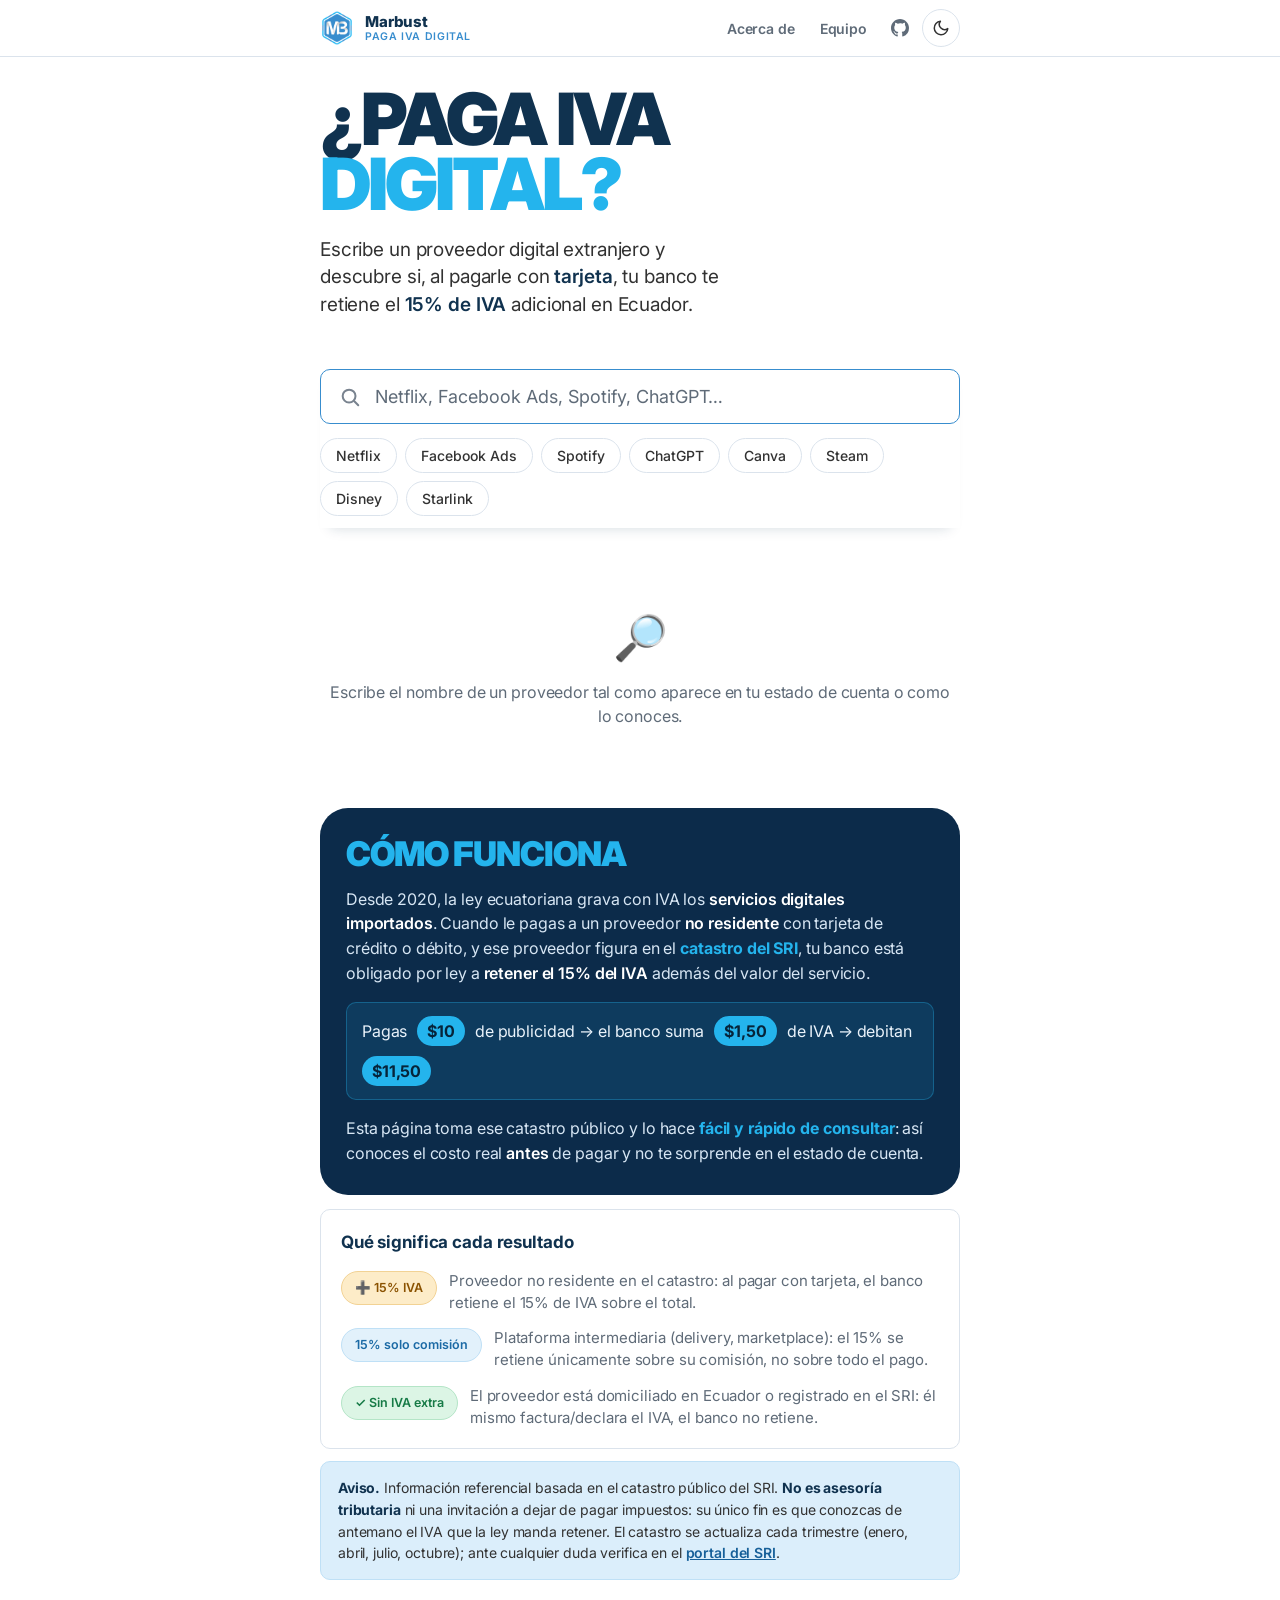
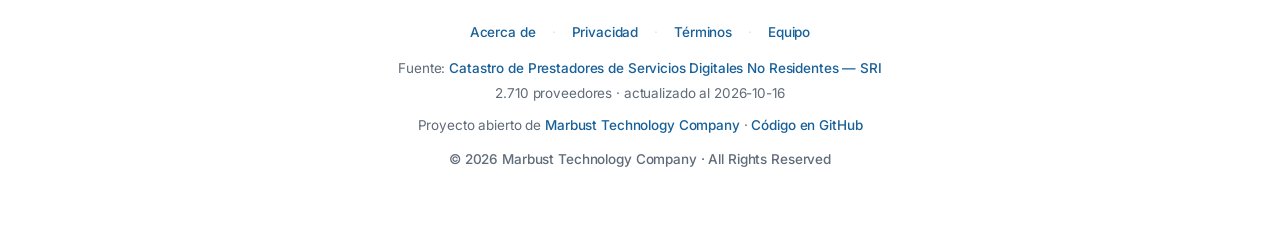
<file: index.html>
<!doctype html>
<html lang="es">
<head>
<meta charset="utf-8">
<meta name="viewport" content="width=device-width, initial-scale=1">
<title>¿Paga IVA Digital? · Retención del 15% de IVA en Ecuador</title>
<meta name="description" content="Busca un proveedor digital extranjero y descubre si tu banco te retiene el 15% de IVA al pagar con tarjeta en Ecuador. Gratis, con datos del SRI.">
<meta name="color-scheme" content="light dark">
<meta name="theme-color" content="#388DCE">
<link rel="canonical" href="https://marbusttechnologycompany.github.io/paga-iva-digital/">
<meta property="og:type" content="website">
<meta property="og:site_name" content="¿Paga IVA Digital?">
<meta property="og:title" content="¿Paga IVA Digital? · Retención del 15% de IVA en Ecuador">
<meta property="og:description" content="Busca un proveedor digital extranjero y descubre si tu banco te retiene el 15% de IVA al pagar con tarjeta en Ecuador. Gratis, con datos del SRI.">
<meta property="og:url" content="https://marbusttechnologycompany.github.io/paga-iva-digital/">
<meta property="og:image" content="https://marbusttechnologycompany.github.io/paga-iva-digital/assets/og.jpg">
<meta property="og:image:width" content="1200">
<meta property="og:image:height" content="630">
<meta property="og:image:alt" content="¿Paga IVA Digital? — herramienta abierta de Marbust">
<meta property="og:locale" content="es_EC">
<meta name="twitter:card" content="summary_large_image">
<meta name="twitter:title" content="¿Paga IVA Digital? · Retención del 15% de IVA en Ecuador">
<meta name="twitter:description" content="Busca un proveedor digital extranjero y descubre si tu banco te retiene el 15% de IVA al pagar con tarjeta en Ecuador. Gratis, con datos del SRI.">
<meta name="twitter:image" content="https://marbusttechnologycompany.github.io/paga-iva-digital/assets/og.jpg">
<link rel="preconnect" href="https://fonts.googleapis.com">
<link rel="preconnect" href="https://fonts.gstatic.com" crossorigin>
<link href="https://fonts.googleapis.com/css2?family=Inter:wght@400;500;600;700;900&display=swap" rel="stylesheet">
<link rel="icon" type="image/png" href="assets/favicon.png">
<link rel="apple-touch-icon" href="assets/apple-touch-icon.png">
<link rel="stylesheet" href="styles.css">
<script type="application/ld+json">
{"@context":"https://schema.org","@type":"WebApplication","name":"¿Paga IVA Digital?","url":"https://marbusttechnologycompany.github.io/paga-iva-digital/","applicationCategory":"FinanceApplication","operatingSystem":"Web","inLanguage":"es-EC","browserRequirements":"Requires JavaScript","offers":{"@type":"Offer","price":"0","priceCurrency":"USD"},"description":"Busca un proveedor digital extranjero y descubre si tu banco te retiene el 15% de IVA al pagar con tarjeta en Ecuador. Gratis, con datos del SRI.","image":"https://marbusttechnologycompany.github.io/paga-iva-digital/assets/og.jpg","publisher":{"@type":"Organization","name":"Marbust Technology Company","url":"https://marbust.com/"}}
</script>
<script type="application/ld+json">
{"@context":"https://schema.org","@type":"Organization","name":"Marbust Technology Company","url":"https://marbust.com/","logo":"https://marbusttechnologycompany.github.io/paga-iva-digital/assets/favicon.png","foundingDate":"2007","address":{"@type":"PostalAddress","addressLocality":"Santo Domingo","addressCountry":"EC"},"sameAs":["https://marbust.com/"]}
</script>
<script type="application/ld+json">
{"@context":"https://schema.org","@type":"WebSite","name":"¿Paga IVA Digital?","url":"https://marbusttechnologycompany.github.io/paga-iva-digital/","inLanguage":"es-EC"}
</script>
</head>
<body>
<header class="site-header">
  <div class="inner">
    <a class="logo" href="./" aria-label="Marbust — ¿Paga IVA Digital?">
      <img src="assets/marbust-mb.png" alt="Marbust" width="34" height="34">
      <span class="wordmark">Marbust<span class="tag">Paga IVA Digital</span></span>
    </a>
    <nav class="nav" aria-label="Principal">
      <a class="navlink" href="acerca.html">Acerca de</a>
      <a class="navlink" href="equipo.html">Equipo</a>
      <a class="iconbtn" href="https://github.com/MarbustTechnologyCompany/paga-iva-digital" target="_blank" rel="noopener" aria-label="Ver código en GitHub"><svg width="18" height="18" viewBox="0 0 16 16" fill="currentColor" aria-hidden="true"><path d="M8 0C3.58 0 0 3.58 0 8c0 3.54 2.29 6.53 5.47 7.59.4.07.55-.17.55-.38 0-.19-.01-.82-.01-1.49-2.01.37-2.53-.49-2.69-.94-.09-.23-.48-.94-.82-1.13-.28-.15-.68-.52-.01-.53.63-.01 1.08.58 1.23.82.72 1.21 1.87.87 2.33.66.07-.52.28-.87.51-1.07-1.78-.2-3.64-.89-3.64-3.95 0-.87.31-1.59.82-2.15-.08-.2-.36-1.02.08-2.12 0 0 .67-.21 2.2.82a7.6 7.6 0 0 1 2-.27c.68 0 1.36.09 2 .27 1.53-1.03 2.2-.82 2.2-.82.44 1.1.16 1.92.08 2.12.51.56.82 1.28.82 2.15 0 3.07-1.87 3.75-3.65 3.95.29.25.54.73.54 1.48 0 1.07-.01 1.93-.01 2.2 0 .21.15.46.55.38A8.01 8.01 0 0 0 16 8c0-4.42-3.58-8-8-8z"/></svg></a>
      <button class="iconbtn themebtn" id="theme" aria-label="Cambiar tema"><svg width="18" height="18" viewBox="0 0 24 24" fill="none" stroke="currentColor" stroke-width="2" stroke-linecap="round" stroke-linejoin="round" aria-hidden="true"><path d="M21 12.79A9 9 0 1 1 11.21 3 7 7 0 0 0 21 12.79z"/></svg></button>
    </nav>
  </div>
</header>
<div class="wrap">

  <header class="hero">
    <h1>¿Paga IVA <span class="q">Digital?</span></h1>
    <p class="sub">Escribe un proveedor digital extranjero y descubre si, al pagarle con <b>tarjeta</b>, tu banco te retiene el <b>15% de IVA</b> adicional en Ecuador.</p>
  </header>

  <div class="searchbox">
    <div class="searchfield">
      <svg width="22" height="22" viewBox="0 0 24 24" fill="none" stroke="currentColor" stroke-width="2.2" stroke-linecap="round"><circle cx="11" cy="11" r="7"/><path d="m21 21-4.3-4.3"/></svg>
      <input id="q" type="text" autocomplete="off" autocapitalize="off" spellcheck="false" placeholder="Netflix, Facebook Ads, Spotify, ChatGPT…" aria-label="Buscar proveedor">
      <button class="clearbtn" id="clear" aria-label="Limpiar">×</button>
    </div>
    <div class="chips" id="chips"></div>
  </div>

  <div class="count" id="count"></div>
  <div id="results"></div>

  <div class="darkcard">
    <h2>Cómo funciona</h2>
    <p>Desde 2020, la ley ecuatoriana grava con IVA los <b>servicios digitales importados</b>. Cuando le pagas a un proveedor <b>no residente</b> con tarjeta de crédito o débito, y ese proveedor figura en el <span class="hl">catastro del SRI</span>, tu banco está obligado por ley a <b>retener el 15% del IVA</b> además del valor del servicio.</p>
    <div class="example">Pagas <span class="amt">$10</span> de publicidad → el banco suma <span class="amt">$1,50</span> de IVA → debitan <span class="amt">$11,50</span></div>
    <p>Esta página toma ese catastro público y lo hace <span class="hl">fácil y rápido de consultar</span>: así conoces el costo real <b>antes</b> de pagar y no te sorprende en el estado de cuenta.</p>
  </div>

  <section class="legendsec">
    <div class="infocard">
      <h3>Qué significa cada resultado</h3>
      <div class="legend">
        <div class="row"><span class="badge retiene">➕ 15% IVA</span><span>Proveedor no residente en el catastro: al pagar con tarjeta, el banco retiene el 15% de IVA sobre el total.</span></div>
        <div class="row"><span class="badge comision">15% solo comisión</span><span>Plataforma intermediaria (delivery, marketplace): el 15% se retiene únicamente sobre su comisión, no sobre todo el pago.</span></div>
        <div class="row"><span class="badge exento">✓ Sin IVA extra</span><span>El proveedor está domiciliado en Ecuador o registrado en el SRI: él mismo factura/declara el IVA, el banco no retiene.</span></div>
      </div>
    </div>
    <div class="disclaimer">
      <b>Aviso.</b> Información referencial basada en el catastro público del SRI. <b>No es asesoría tributaria</b> ni una invitación a dejar de pagar impuestos: su único fin es que conozcas de antemano el IVA que la ley manda retener. El catastro se actualiza cada trimestre (enero, abril, julio, octubre); ante cualquier duda verifica en el <a href="https://www.sri.gob.ec/catastros" target="_blank" rel="noopener">portal del SRI</a>.
    </div>
  </section>

  <footer>
    <nav class="footer-nav" aria-label="Pie de página">
      <a href="acerca.html">Acerca de</a><span class="footer-sep">·</span>
      <a href="privacidad.html">Privacidad</a><span class="footer-sep">·</span>
      <a href="terminos.html">Términos</a><span class="footer-sep">·</span>
      <a href="equipo.html">Equipo</a>
    </nav>
    <div>Fuente: <a href="https://www.sri.gob.ec/catastros" target="_blank" rel="noopener">Catastro de Prestadores de Servicios Digitales No Residentes — SRI</a></div>
    <div id="meta"></div>
    <div class="footer-credit">Proyecto abierto de <a href="https://marbust.com" target="_blank" rel="noopener">Marbust Technology Company</a> · <a id="repo" href="https://github.com/MarbustTechnologyCompany/paga-iva-digital" target="_blank" rel="noopener">Código en GitHub</a></div>
    <div class="copyright">© 2026 Marbust Technology Company · All Rights Reserved</div>
  </footer>
</div>

<script>
(function(){
  "use strict";
  var IVA = 15;
  var DATA = null, INDEX = [];
  var $q = document.getElementById('q');
  var $results = document.getElementById('results');
  var $count = document.getElementById('count');
  var $clear = document.getElementById('clear');

  var $theme = document.getElementById('theme');
  try{ var saved = localStorage.getItem('piva-theme'); if(saved) document.documentElement.setAttribute('data-theme', saved); }catch(e){}
  $theme.addEventListener('click', function(){
    var cur = document.documentElement.getAttribute('data-theme');
    var isDark = cur ? cur==='dark' : window.matchMedia('(prefers-color-scheme: dark)').matches;
    var next = isDark ? 'light' : 'dark';
    document.documentElement.setAttribute('data-theme', next);
    try{ localStorage.setItem('piva-theme', next); }catch(e){}
  });

  function fold(s){ return (s||'').toLowerCase().normalize('NFD').replace(/[̀-ͯ]/g,''); }

  function verdict(p){
    if(p.e) return {cls:'exento', label:'✓ Sin IVA extra', text:'Este proveedor está <b>domiciliado en Ecuador o es establecimiento permanente</b>, así que factura el IVA directamente. <b>El banco no te retiene</b> IVA adicional al pagar con tarjeta.'};
    if(p.s) return {cls:'exento', label:'✓ Sin IVA extra', text:'Este proveedor está <b>registrado en el SRI</b> y declara el IVA por su cuenta. <b>El banco no te retiene</b> IVA adicional al pagar con tarjeta.'};
    if(p.c) return {cls:'comision', label:'15% solo comisión', text:'Es una <b>plataforma intermediaria</b>. El banco retiene el '+IVA+'% de IVA <b>solo sobre la comisión</b> que cobra la plataforma, no sobre el total de tu pago.'};
    return {cls:'retiene', label:'➕ '+IVA+'% IVA', text:'Si pagas con <b>tarjeta de crédito o débito</b>, tu banco te retiene el <b>'+IVA+'% de IVA</b> sobre el total, además del precio del servicio.'};
  }

  function esc(s){ return (s||'').replace(/[&<>"]/g, function(c){return {'&':'&amp;','<':'&lt;','>':'&gt;','"':'&quot;'}[c];}); }
  function hi(s, q){
    if(!q) return esc(s);
    var fs = fold(s), fq = fold(q), i = fs.indexOf(fq);
    if(i<0) return esc(s);
    return esc(s.slice(0,i))+'<mark>'+esc(s.slice(i,i+q.length))+'</mark>'+esc(s.slice(i+q.length));
  }

  function build(){
    INDEX = DATA.p.map(function(p){
      var hay = fold(p.n+' '+p.a.join(' ')+' '+DATA.d[p.d]);
      return {p:p, hay:hay, fn:fold(p.n), fa:p.a.map(fold)};
    });
  }

  function search(q){
    var fq = fold(q.trim());
    if(!fq) return [];
    var exact=[], starts=[], prefixq=[], incl=[], desc=[];
    // El catastro usa descriptores truncados del estado de cuenta (FACEB = Facebook,
    // METAPLATFOR = Meta). Por eso también se empareja cuando el nombre del catastro es
    // prefijo de lo que el usuario escribe ("facebook" -> "FACEB"), con guardia len>=4.
    var prefixHit = function(s){ return s.length>=4 && fq.indexOf(s)===0; };
    for(var i=0;i<INDEX.length;i++){
      var it = INDEX[i];
      if(it.fn===fq || it.fa.indexOf(fq)>=0){ exact.push(it); continue; }
      var hitStart = it.fn.indexOf(fq)===0 || it.fa.some(function(a){return a.indexOf(fq)===0;});
      if(hitStart){ starts.push(it); continue; }
      if(prefixHit(it.fn) || it.fa.some(prefixHit)){ prefixq.push(it); continue; }
      var inName = it.fn.indexOf(fq)>=0 || it.fa.some(function(a){return a.indexOf(fq)>=0;});
      if(inName){ incl.push(it); continue; }
      if(it.hay.indexOf(fq)>=0){ desc.push(it); }
    }
    var byname = function(a,b){ return a.fn<b.fn?-1:1; };
    exact.sort(byname); starts.sort(byname); prefixq.sort(byname); incl.sort(byname); desc.sort(byname);
    return exact.concat(starts, prefixq, incl, desc);
  }

  function calcHtml(v){
    if(v.cls!=='retiene') return '';
    return '<div class="calc"><label>Si pagas $</label>'+
      '<input type="number" min="0" step="0.01" inputmode="decimal" class="amt" placeholder="10">'+
      '<span class="out"></span></div>';
  }

  function render(list, q){
    if(!q){
      $count.textContent='';
      $results.innerHTML='<div class="empty"><span class="big">🔎</span>Escribe el nombre de un proveedor tal como aparece en tu estado de cuenta o como lo conoces.</div>';
      return;
    }
    if(!list.length){
      $count.textContent='';
      $results.innerHTML='<div class="empty"><span class="big">🤔</span>No está en el catastro vigente del SRI.'+
        '<div class="note">Que no aparezca puede significar que no es un servicio digital extranjero gravado, o que aún no está en esta versión del catastro (se actualiza cada trimestre). Esto no es asesoría tributaria.</div></div>';
      return;
    }
    var shown = list.slice(0, 40);
    $count.textContent = list.length===1 ? '1 coincidencia' : (list.length>40 ? 'Mostrando 40 de '+list.length+' coincidencias' : list.length+' coincidencias');
    var html='';
    for(var i=0;i<shown.length;i++){
      var p = shown[i].p, v = verdict(p);
      var aliasHtml = p.a.length>1 ? '<div class="aliases">Aparece en tu estado de cuenta como: '+p.a.map(function(a){return '<code>'+hi(a,q)+'</code>';}).join('')+'</div>' : '';
      html += '<div class="card">'+
        '<div class="top"><div><div class="name">'+hi(p.n,q)+'</div><div class="desc">'+esc(DATA.d[p.d])+'</div></div>'+
        '<span class="badge '+v.cls+'">'+v.label+'</span></div>'+
        '<div class="verdict">'+v.text+'</div>'+
        calcHtml(v)+ aliasHtml +'</div>';
    }
    $results.innerHTML = html;
    var cards = $results.querySelectorAll('.card');
    for(var j=0;j<shown.length;j++){
      (function(card){
        var amt = card.querySelector('.calc .amt'); if(!amt) return;
        var out = card.querySelector('.out');
        amt.addEventListener('input', function(){
          var x = parseFloat(amt.value);
          if(isNaN(x) || x<0){ out.innerHTML=''; return; }
          var iva = x*IVA/100, tot = x+iva;
          out.innerHTML = '→ IVA <span class="pill">$'+iva.toFixed(2)+'</span> · total <span class="pill">$'+tot.toFixed(2)+'</span>';
        });
      })(cards[j]);
    }
  }

  var tmr=null;
  function onInput(){
    $clear.style.display = $q.value ? 'block' : 'none';
    clearTimeout(tmr);
    tmr = setTimeout(function(){ render(search($q.value), $q.value.trim()); }, 60);
  }
  $q.addEventListener('input', onInput);
  $clear.addEventListener('click', function(){ $q.value=''; onInput(); $q.focus(); });

  var EX = ['Netflix','Facebook Ads','Spotify','ChatGPT','Canva','Steam','Disney','Starlink'];
  var $chips = document.getElementById('chips');
  EX.forEach(function(x){
    var b=document.createElement('button'); b.className='chip'; b.textContent=x;
    b.addEventListener('click', function(){ $q.value=x; onInput(); $q.focus(); window.scrollTo({top:0,behavior:'smooth'}); });
    $chips.appendChild(b);
  });

  $results.innerHTML='<div class="skeleton"></div><div class="skeleton"></div>';
  fetch('data/providers.json').then(function(r){ return r.json(); }).then(function(d){
    DATA=d; build();
    var m=d.meta||{};
    document.getElementById('meta').textContent = (m.totalProveedores? m.totalProveedores.toLocaleString('es-EC')+' proveedores · ':'')+(m.snapshot? 'actualizado al '+m.snapshot : '');
    IVA = m.ivaRate || 15;
    render([], '');
    $q.focus();
    if(location.hash.length>2){ $q.value=decodeURIComponent(location.hash.slice(2)); onInput(); }
  }).catch(function(){
    $results.innerHTML='<div class="empty"><span class="big">⚠️</span>No se pudo cargar el catastro. Recarga la página.</div>';
  });

  $q.addEventListener('change', function(){
    try{ history.replaceState(null,'', $q.value? '#/'+encodeURIComponent($q.value) : location.pathname); }catch(e){}
  });
})();
</script>
</body>
</html>
</file>
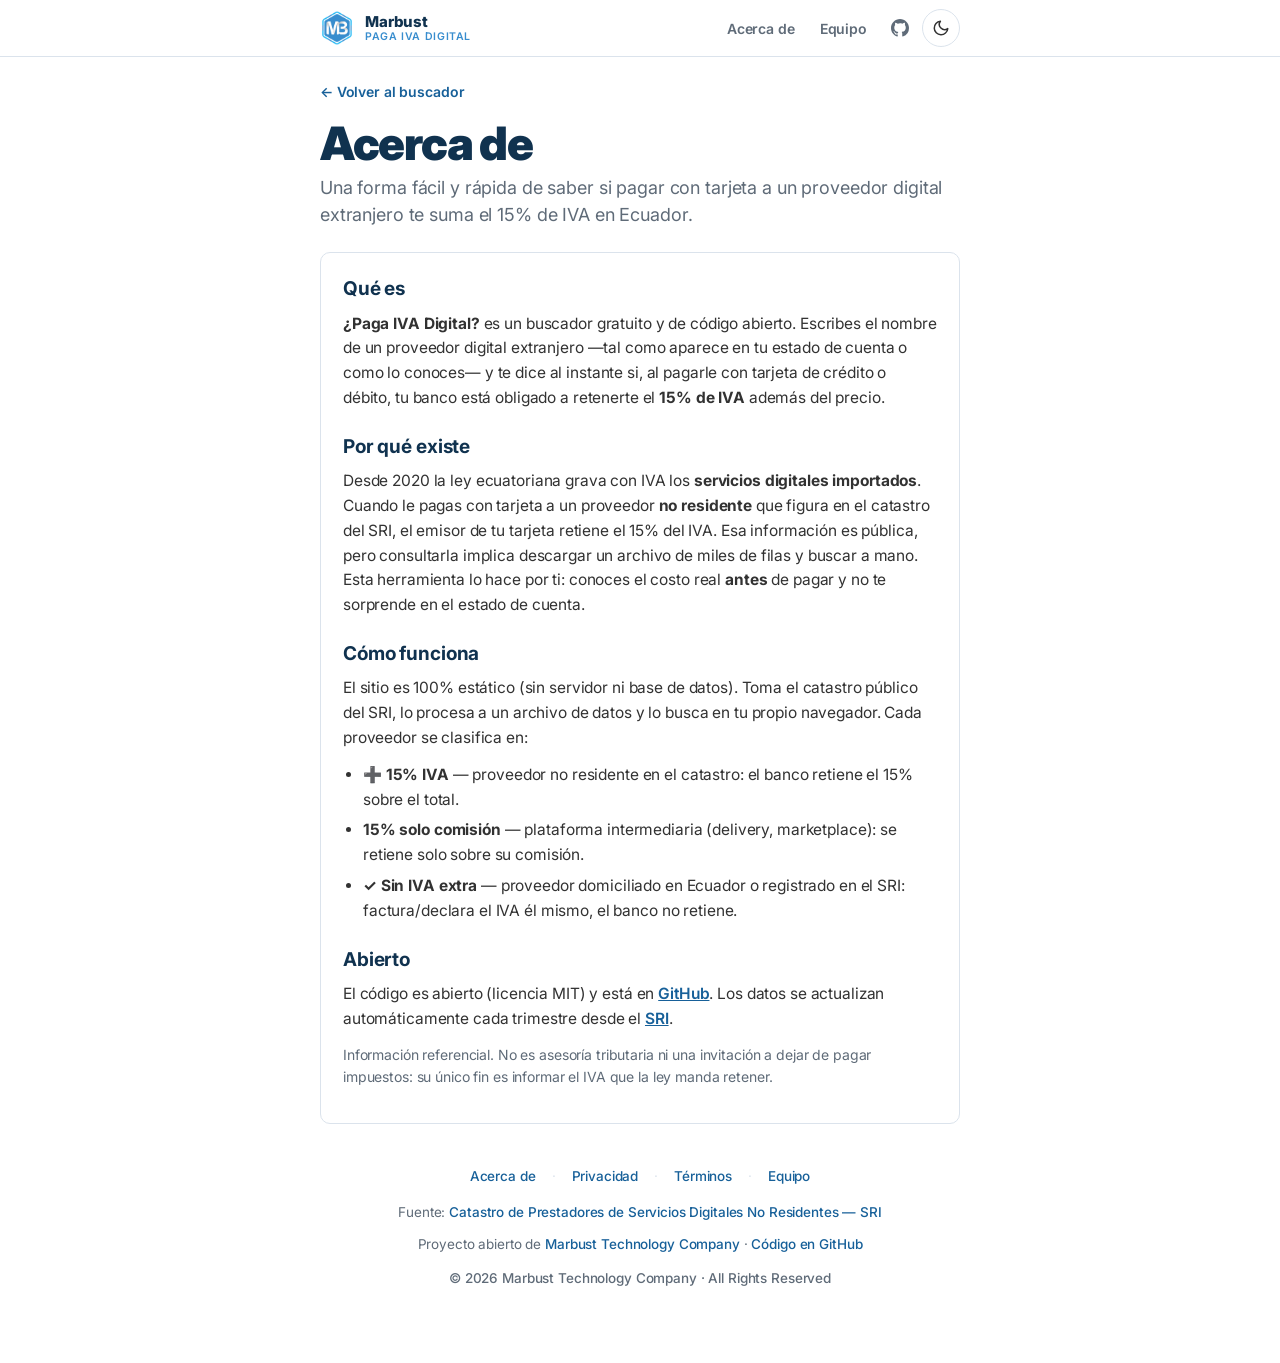
<file: acerca.html>
<!doctype html>
<html lang="es">
<head>
<meta charset="utf-8">
<meta name="viewport" content="width=device-width, initial-scale=1">
<title>Acerca de · ¿Paga IVA Digital?</title>
<meta name="description" content="Qué es ¿Paga IVA Digital?, por qué existe y cómo funciona. Herramienta abierta basada en el catastro del SRI.">
<meta name="color-scheme" content="light dark">
<meta name="theme-color" content="#388DCE">
<link rel="canonical" href="https://marbusttechnologycompany.github.io/paga-iva-digital/acerca.html">
<meta property="og:type" content="website">
<meta property="og:site_name" content="¿Paga IVA Digital?">
<meta property="og:title" content="Acerca de · ¿Paga IVA Digital?">
<meta property="og:description" content="Qué es ¿Paga IVA Digital?, por qué existe y cómo funciona. Herramienta abierta basada en el catastro del SRI.">
<meta property="og:url" content="https://marbusttechnologycompany.github.io/paga-iva-digital/acerca.html">
<meta property="og:image" content="https://marbusttechnologycompany.github.io/paga-iva-digital/assets/og.jpg">
<meta property="og:image:width" content="1200">
<meta property="og:image:height" content="630">
<meta property="og:image:alt" content="¿Paga IVA Digital? — herramienta abierta de Marbust">
<meta property="og:locale" content="es_EC">
<meta name="twitter:card" content="summary_large_image">
<meta name="twitter:title" content="Acerca de · ¿Paga IVA Digital?">
<meta name="twitter:description" content="Qué es ¿Paga IVA Digital?, por qué existe y cómo funciona. Herramienta abierta basada en el catastro del SRI.">
<meta name="twitter:image" content="https://marbusttechnologycompany.github.io/paga-iva-digital/assets/og.jpg">
<link rel="preconnect" href="https://fonts.googleapis.com">
<link rel="preconnect" href="https://fonts.gstatic.com" crossorigin>
<link href="https://fonts.googleapis.com/css2?family=Inter:wght@400;500;600;700;900&display=swap" rel="stylesheet">
<link rel="icon" type="image/png" href="assets/favicon.png">
<link rel="apple-touch-icon" href="assets/apple-touch-icon.png">
<link rel="stylesheet" href="styles.css">
<script src="theme.js"></script>
</head>
<body>
<header class="site-header">
  <div class="inner">
    <a class="logo" href="./" aria-label="Marbust — ¿Paga IVA Digital?">
      <img src="assets/marbust-mb.png" alt="Marbust" width="34" height="34">
      <span class="wordmark">Marbust<span class="tag">Paga IVA Digital</span></span>
    </a>
    <nav class="nav" aria-label="Principal">
      <a class="navlink" href="acerca.html">Acerca de</a>
      <a class="navlink" href="equipo.html">Equipo</a>
      <a class="iconbtn" href="https://github.com/MarbustTechnologyCompany/paga-iva-digital" target="_blank" rel="noopener" aria-label="Ver código en GitHub"><svg width="18" height="18" viewBox="0 0 16 16" fill="currentColor" aria-hidden="true"><path d="M8 0C3.58 0 0 3.58 0 8c0 3.54 2.29 6.53 5.47 7.59.4.07.55-.17.55-.38 0-.19-.01-.82-.01-1.49-2.01.37-2.53-.49-2.69-.94-.09-.23-.48-.94-.82-1.13-.28-.15-.68-.52-.01-.53.63-.01 1.08.58 1.23.82.72 1.21 1.87.87 2.33.66.07-.52.28-.87.51-1.07-1.78-.2-3.64-.89-3.64-3.95 0-.87.31-1.59.82-2.15-.08-.2-.36-1.02.08-2.12 0 0 .67-.21 2.2.82a7.6 7.6 0 0 1 2-.27c.68 0 1.36.09 2 .27 1.53-1.03 2.2-.82 2.2-.82.44 1.1.16 1.92.08 2.12.51.56.82 1.28.82 2.15 0 3.07-1.87 3.75-3.65 3.95.29.25.54.73.54 1.48 0 1.07-.01 1.93-.01 2.2 0 .21.15.46.55.38A8.01 8.01 0 0 0 16 8c0-4.42-3.58-8-8-8z"/></svg></a>
      <button class="iconbtn themebtn" id="theme" aria-label="Cambiar tema"><svg width="18" height="18" viewBox="0 0 24 24" fill="none" stroke="currentColor" stroke-width="2" stroke-linecap="round" stroke-linejoin="round" aria-hidden="true"><path d="M21 12.79A9 9 0 1 1 11.21 3 7 7 0 0 0 21 12.79z"/></svg></button>
    </nav>
  </div>
</header>
<div class="wrap">
  <main class="page">
    <a class="backlink" href="./">← Volver al buscador</a>
    <h1 class="doc">Acerca de</h1>
    <p class="lead">Una forma fácil y rápida de saber si pagar con tarjeta a un proveedor digital extranjero te suma el 15% de IVA en Ecuador.</p>
    <div class="prose">
      <h2>Qué es</h2>
      <p><b>¿Paga IVA Digital?</b> es un buscador gratuito y de código abierto. Escribes el nombre de un proveedor digital extranjero —tal como aparece en tu estado de cuenta o como lo conoces— y te dice al instante si, al pagarle con tarjeta de crédito o débito, tu banco está obligado a retenerte el <b>15% de IVA</b> además del precio.</p>
      <h2>Por qué existe</h2>
      <p>Desde 2020 la ley ecuatoriana grava con IVA los <b>servicios digitales importados</b>. Cuando le pagas con tarjeta a un proveedor <b>no residente</b> que figura en el catastro del SRI, el emisor de tu tarjeta retiene el 15% del IVA. Esa información es pública, pero consultarla implica descargar un archivo de miles de filas y buscar a mano. Esta herramienta lo hace por ti: conoces el costo real <b>antes</b> de pagar y no te sorprende en el estado de cuenta.</p>
      <h2>Cómo funciona</h2>
      <p>El sitio es 100% estático (sin servidor ni base de datos). Toma el catastro público del SRI, lo procesa a un archivo de datos y lo busca en tu propio navegador. Cada proveedor se clasifica en:</p>
      <ul>
        <li><b>➕ 15% IVA</b> — proveedor no residente en el catastro: el banco retiene el 15% sobre el total.</li>
        <li><b>15% solo comisión</b> — plataforma intermediaria (delivery, marketplace): se retiene solo sobre su comisión.</li>
        <li><b>✓ Sin IVA extra</b> — proveedor domiciliado en Ecuador o registrado en el SRI: factura/declara el IVA él mismo, el banco no retiene.</li>
      </ul>
      <h2>Abierto</h2>
      <p>El código es abierto (licencia MIT) y está en <a href="https://github.com/MarbustTechnologyCompany/paga-iva-digital" target="_blank" rel="noopener">GitHub</a>. Los datos se actualizan automáticamente cada trimestre desde el <a href="https://www.sri.gob.ec/catastros" target="_blank" rel="noopener">SRI</a>.</p>
      <p class="muted">Información referencial. No es asesoría tributaria ni una invitación a dejar de pagar impuestos: su único fin es informar el IVA que la ley manda retener.</p>
    </div>
  </main>
  <footer>
    <nav class="footer-nav" aria-label="Pie de página">
      <a href="acerca.html">Acerca de</a><span class="footer-sep">·</span>
      <a href="privacidad.html">Privacidad</a><span class="footer-sep">·</span>
      <a href="terminos.html">Términos</a><span class="footer-sep">·</span>
      <a href="equipo.html">Equipo</a>
    </nav>
    <div>Fuente: <a href="https://www.sri.gob.ec/catastros" target="_blank" rel="noopener">Catastro de Prestadores de Servicios Digitales No Residentes — SRI</a></div>
    <div class="footer-credit">Proyecto abierto de <a href="https://marbust.com" target="_blank" rel="noopener">Marbust Technology Company</a> · <a href="https://github.com/MarbustTechnologyCompany/paga-iva-digital" target="_blank" rel="noopener">Código en GitHub</a></div>
    <div class="copyright">© 2026 Marbust Technology Company · All Rights Reserved</div>
  </footer>
</div>
</body>
</html>
</file>
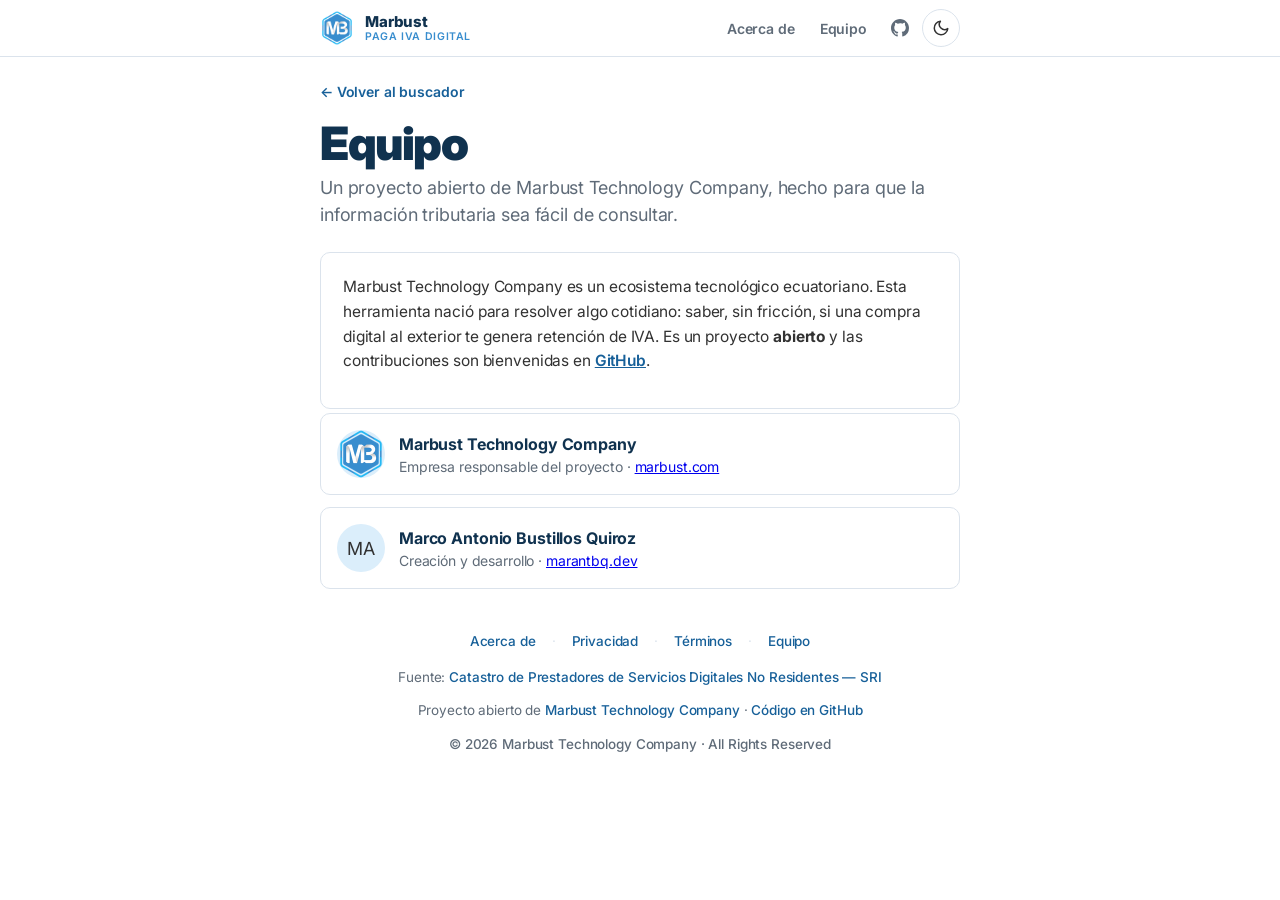
<file: equipo.html>
<!doctype html>
<html lang="es">
<head>
<meta charset="utf-8">
<meta name="viewport" content="width=device-width, initial-scale=1">
<title>Equipo · ¿Paga IVA Digital?</title>
<meta name="description" content="Quién está detrás de ¿Paga IVA Digital?: un proyecto abierto de Marbust Technology Company.">
<meta name="color-scheme" content="light dark">
<meta name="theme-color" content="#388DCE">
<link rel="canonical" href="https://marbusttechnologycompany.github.io/paga-iva-digital/equipo.html">
<meta property="og:type" content="website">
<meta property="og:site_name" content="¿Paga IVA Digital?">
<meta property="og:title" content="Equipo · ¿Paga IVA Digital?">
<meta property="og:description" content="Quién está detrás de ¿Paga IVA Digital?: un proyecto abierto de Marbust Technology Company.">
<meta property="og:url" content="https://marbusttechnologycompany.github.io/paga-iva-digital/equipo.html">
<meta property="og:image" content="https://marbusttechnologycompany.github.io/paga-iva-digital/assets/og.jpg">
<meta property="og:image:width" content="1200">
<meta property="og:image:height" content="630">
<meta property="og:image:alt" content="¿Paga IVA Digital? — herramienta abierta de Marbust">
<meta property="og:locale" content="es_EC">
<meta name="twitter:card" content="summary_large_image">
<meta name="twitter:title" content="Equipo · ¿Paga IVA Digital?">
<meta name="twitter:description" content="Quién está detrás de ¿Paga IVA Digital?: un proyecto abierto de Marbust Technology Company.">
<meta name="twitter:image" content="https://marbusttechnologycompany.github.io/paga-iva-digital/assets/og.jpg">
<link rel="preconnect" href="https://fonts.googleapis.com">
<link rel="preconnect" href="https://fonts.gstatic.com" crossorigin>
<link href="https://fonts.googleapis.com/css2?family=Inter:wght@400;500;600;700;900&display=swap" rel="stylesheet">
<link rel="icon" type="image/png" href="assets/favicon.png">
<link rel="apple-touch-icon" href="assets/apple-touch-icon.png">
<link rel="stylesheet" href="styles.css">
<script src="theme.js"></script>
</head>
<body>
<header class="site-header">
  <div class="inner">
    <a class="logo" href="./" aria-label="Marbust — ¿Paga IVA Digital?">
      <img src="assets/marbust-mb.png" alt="Marbust" width="34" height="34">
      <span class="wordmark">Marbust<span class="tag">Paga IVA Digital</span></span>
    </a>
    <nav class="nav" aria-label="Principal">
      <a class="navlink" href="acerca.html">Acerca de</a>
      <a class="navlink" href="equipo.html">Equipo</a>
      <a class="iconbtn" href="https://github.com/MarbustTechnologyCompany/paga-iva-digital" target="_blank" rel="noopener" aria-label="Ver código en GitHub"><svg width="18" height="18" viewBox="0 0 16 16" fill="currentColor" aria-hidden="true"><path d="M8 0C3.58 0 0 3.58 0 8c0 3.54 2.29 6.53 5.47 7.59.4.07.55-.17.55-.38 0-.19-.01-.82-.01-1.49-2.01.37-2.53-.49-2.69-.94-.09-.23-.48-.94-.82-1.13-.28-.15-.68-.52-.01-.53.63-.01 1.08.58 1.23.82.72 1.21 1.87.87 2.33.66.07-.52.28-.87.51-1.07-1.78-.2-3.64-.89-3.64-3.95 0-.87.31-1.59.82-2.15-.08-.2-.36-1.02.08-2.12 0 0 .67-.21 2.2.82a7.6 7.6 0 0 1 2-.27c.68 0 1.36.09 2 .27 1.53-1.03 2.2-.82 2.2-.82.44 1.1.16 1.92.08 2.12.51.56.82 1.28.82 2.15 0 3.07-1.87 3.75-3.65 3.95.29.25.54.73.54 1.48 0 1.07-.01 1.93-.01 2.2 0 .21.15.46.55.38A8.01 8.01 0 0 0 16 8c0-4.42-3.58-8-8-8z"/></svg></a>
      <button class="iconbtn themebtn" id="theme" aria-label="Cambiar tema"><svg width="18" height="18" viewBox="0 0 24 24" fill="none" stroke="currentColor" stroke-width="2" stroke-linecap="round" stroke-linejoin="round" aria-hidden="true"><path d="M21 12.79A9 9 0 1 1 11.21 3 7 7 0 0 0 21 12.79z"/></svg></button>
    </nav>
  </div>
</header>
<div class="wrap">
  <main class="page">
    <a class="backlink" href="./">← Volver al buscador</a>
    <h1 class="doc">Equipo</h1>
    <p class="lead">Un proyecto abierto de Marbust Technology Company, hecho para que la información tributaria sea fácil de consultar.</p>
    <div class="prose">
      <p>Marbust Technology Company es un ecosistema tecnológico ecuatoriano. Esta herramienta nació para resolver algo cotidiano: saber, sin fricción, si una compra digital al exterior te genera retención de IVA. Es un proyecto <b>abierto</b> y las contribuciones son bienvenidas en <a href="https://github.com/MarbustTechnologyCompany/paga-iva-digital" target="_blank" rel="noopener">GitHub</a>.</p>
    </div>
    <div class="team">
      <div class="member">
        <div class="av" aria-hidden="true"><img src="assets/marbust-mb.png" alt="Marbust" width="48" height="48"></div>
        <div><div class="who">Marbust Technology Company</div><div class="role">Empresa responsable del proyecto · <a href="https://marbust.com" target="_blank" rel="noopener">marbust.com</a></div></div>
      </div>
      <div class="member">
        <div class="av" aria-hidden="true">MA</div>
        <div><div class="who">Marco Antonio Bustillos Quiroz</div><div class="role">Creación y desarrollo · <a href="https://marantbq.dev" target="_blank" rel="noopener">marantbq.dev</a></div></div>
      </div>
    </div>
  </main>
  <footer>
    <nav class="footer-nav" aria-label="Pie de página">
      <a href="acerca.html">Acerca de</a><span class="footer-sep">·</span>
      <a href="privacidad.html">Privacidad</a><span class="footer-sep">·</span>
      <a href="terminos.html">Términos</a><span class="footer-sep">·</span>
      <a href="equipo.html">Equipo</a>
    </nav>
    <div>Fuente: <a href="https://www.sri.gob.ec/catastros" target="_blank" rel="noopener">Catastro de Prestadores de Servicios Digitales No Residentes — SRI</a></div>
    <div class="footer-credit">Proyecto abierto de <a href="https://marbust.com" target="_blank" rel="noopener">Marbust Technology Company</a> · <a href="https://github.com/MarbustTechnologyCompany/paga-iva-digital" target="_blank" rel="noopener">Código en GitHub</a></div>
    <div class="copyright">© 2026 Marbust Technology Company · All Rights Reserved</div>
  </footer>
</div>
</body>
</html>
</file>
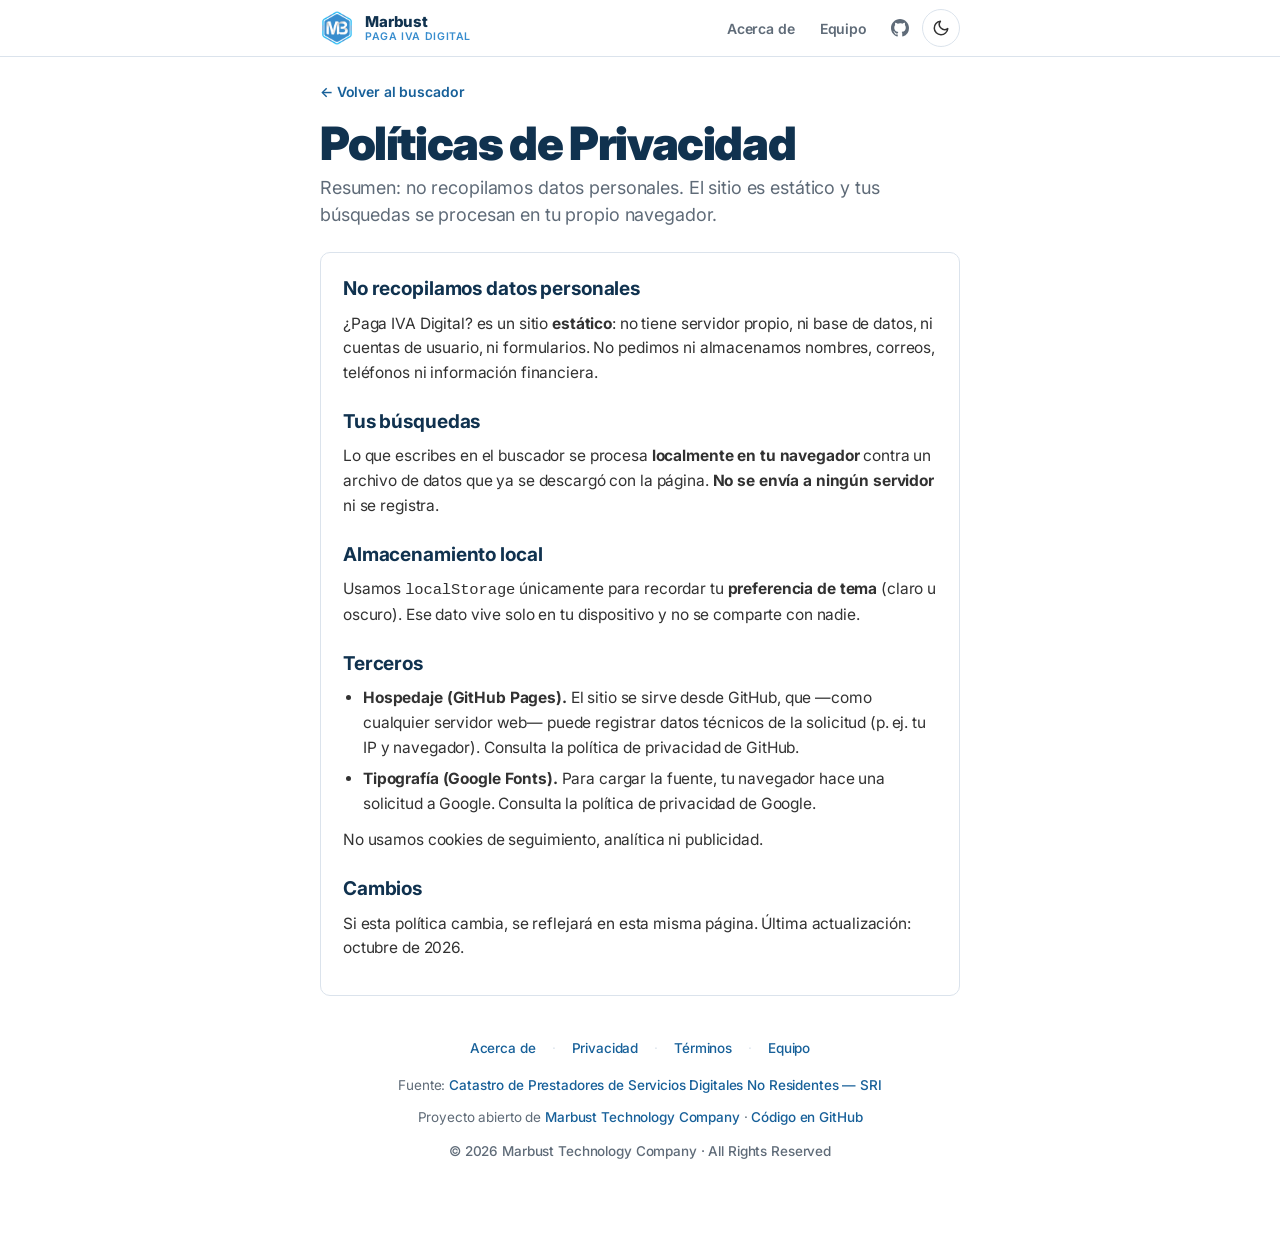
<file: privacidad.html>
<!doctype html>
<html lang="es">
<head>
<meta charset="utf-8">
<meta name="viewport" content="width=device-width, initial-scale=1">
<title>Políticas de Privacidad · ¿Paga IVA Digital?</title>
<meta name="description" content="Cómo trata tus datos ¿Paga IVA Digital?: es un sitio estático sin backend que no recopila datos personales.">
<meta name="color-scheme" content="light dark">
<meta name="theme-color" content="#388DCE">
<link rel="canonical" href="https://marbusttechnologycompany.github.io/paga-iva-digital/privacidad.html">
<meta property="og:type" content="website">
<meta property="og:site_name" content="¿Paga IVA Digital?">
<meta property="og:title" content="Políticas de Privacidad · ¿Paga IVA Digital?">
<meta property="og:description" content="Cómo trata tus datos ¿Paga IVA Digital?: es un sitio estático sin backend que no recopila datos personales.">
<meta property="og:url" content="https://marbusttechnologycompany.github.io/paga-iva-digital/privacidad.html">
<meta property="og:image" content="https://marbusttechnologycompany.github.io/paga-iva-digital/assets/og.jpg">
<meta property="og:image:width" content="1200">
<meta property="og:image:height" content="630">
<meta property="og:image:alt" content="¿Paga IVA Digital? — herramienta abierta de Marbust">
<meta property="og:locale" content="es_EC">
<meta name="twitter:card" content="summary_large_image">
<meta name="twitter:title" content="Políticas de Privacidad · ¿Paga IVA Digital?">
<meta name="twitter:description" content="Cómo trata tus datos ¿Paga IVA Digital?: es un sitio estático sin backend que no recopila datos personales.">
<meta name="twitter:image" content="https://marbusttechnologycompany.github.io/paga-iva-digital/assets/og.jpg">
<link rel="preconnect" href="https://fonts.googleapis.com">
<link rel="preconnect" href="https://fonts.gstatic.com" crossorigin>
<link href="https://fonts.googleapis.com/css2?family=Inter:wght@400;500;600;700;900&display=swap" rel="stylesheet">
<link rel="icon" type="image/png" href="assets/favicon.png">
<link rel="apple-touch-icon" href="assets/apple-touch-icon.png">
<link rel="stylesheet" href="styles.css">
<script src="theme.js"></script>
</head>
<body>
<header class="site-header">
  <div class="inner">
    <a class="logo" href="./" aria-label="Marbust — ¿Paga IVA Digital?">
      <img src="assets/marbust-mb.png" alt="Marbust" width="34" height="34">
      <span class="wordmark">Marbust<span class="tag">Paga IVA Digital</span></span>
    </a>
    <nav class="nav" aria-label="Principal">
      <a class="navlink" href="acerca.html">Acerca de</a>
      <a class="navlink" href="equipo.html">Equipo</a>
      <a class="iconbtn" href="https://github.com/MarbustTechnologyCompany/paga-iva-digital" target="_blank" rel="noopener" aria-label="Ver código en GitHub"><svg width="18" height="18" viewBox="0 0 16 16" fill="currentColor" aria-hidden="true"><path d="M8 0C3.58 0 0 3.58 0 8c0 3.54 2.29 6.53 5.47 7.59.4.07.55-.17.55-.38 0-.19-.01-.82-.01-1.49-2.01.37-2.53-.49-2.69-.94-.09-.23-.48-.94-.82-1.13-.28-.15-.68-.52-.01-.53.63-.01 1.08.58 1.23.82.72 1.21 1.87.87 2.33.66.07-.52.28-.87.51-1.07-1.78-.2-3.64-.89-3.64-3.95 0-.87.31-1.59.82-2.15-.08-.2-.36-1.02.08-2.12 0 0 .67-.21 2.2.82a7.6 7.6 0 0 1 2-.27c.68 0 1.36.09 2 .27 1.53-1.03 2.2-.82 2.2-.82.44 1.1.16 1.92.08 2.12.51.56.82 1.28.82 2.15 0 3.07-1.87 3.75-3.65 3.95.29.25.54.73.54 1.48 0 1.07-.01 1.93-.01 2.2 0 .21.15.46.55.38A8.01 8.01 0 0 0 16 8c0-4.42-3.58-8-8-8z"/></svg></a>
      <button class="iconbtn themebtn" id="theme" aria-label="Cambiar tema"><svg width="18" height="18" viewBox="0 0 24 24" fill="none" stroke="currentColor" stroke-width="2" stroke-linecap="round" stroke-linejoin="round" aria-hidden="true"><path d="M21 12.79A9 9 0 1 1 11.21 3 7 7 0 0 0 21 12.79z"/></svg></button>
    </nav>
  </div>
</header>
<div class="wrap">
  <main class="page">
    <a class="backlink" href="./">← Volver al buscador</a>
    <h1 class="doc">Políticas de Privacidad</h1>
    <p class="lead">Resumen: no recopilamos datos personales. El sitio es estático y tus búsquedas se procesan en tu propio navegador.</p>
    <div class="prose">
      <h2>No recopilamos datos personales</h2>
      <p>¿Paga IVA Digital? es un sitio <b>estático</b>: no tiene servidor propio, ni base de datos, ni cuentas de usuario, ni formularios. No pedimos ni almacenamos nombres, correos, teléfonos ni información financiera.</p>
      <h2>Tus búsquedas</h2>
      <p>Lo que escribes en el buscador se procesa <b>localmente en tu navegador</b> contra un archivo de datos que ya se descargó con la página. <b>No se envía a ningún servidor</b> ni se registra.</p>
      <h2>Almacenamiento local</h2>
      <p>Usamos <code>localStorage</code> únicamente para recordar tu <b>preferencia de tema</b> (claro u oscuro). Ese dato vive solo en tu dispositivo y no se comparte con nadie.</p>
      <h2>Terceros</h2>
      <ul>
        <li><b>Hospedaje (GitHub Pages).</b> El sitio se sirve desde GitHub, que —como cualquier servidor web— puede registrar datos técnicos de la solicitud (p. ej. tu IP y navegador). Consulta la política de privacidad de GitHub.</li>
        <li><b>Tipografía (Google Fonts).</b> Para cargar la fuente, tu navegador hace una solicitud a Google. Consulta la política de privacidad de Google.</li>
      </ul>
      <p>No usamos cookies de seguimiento, analítica ni publicidad.</p>
      <h2>Cambios</h2>
      <p>Si esta política cambia, se reflejará en esta misma página. Última actualización: octubre de 2026.</p>
    </div>
  </main>
  <footer>
    <nav class="footer-nav" aria-label="Pie de página">
      <a href="acerca.html">Acerca de</a><span class="footer-sep">·</span>
      <a href="privacidad.html">Privacidad</a><span class="footer-sep">·</span>
      <a href="terminos.html">Términos</a><span class="footer-sep">·</span>
      <a href="equipo.html">Equipo</a>
    </nav>
    <div>Fuente: <a href="https://www.sri.gob.ec/catastros" target="_blank" rel="noopener">Catastro de Prestadores de Servicios Digitales No Residentes — SRI</a></div>
    <div class="footer-credit">Proyecto abierto de <a href="https://marbust.com" target="_blank" rel="noopener">Marbust Technology Company</a> · <a href="https://github.com/MarbustTechnologyCompany/paga-iva-digital" target="_blank" rel="noopener">Código en GitHub</a></div>
    <div class="copyright">© 2026 Marbust Technology Company · All Rights Reserved</div>
  </footer>
</div>
</body>
</html>
</file>
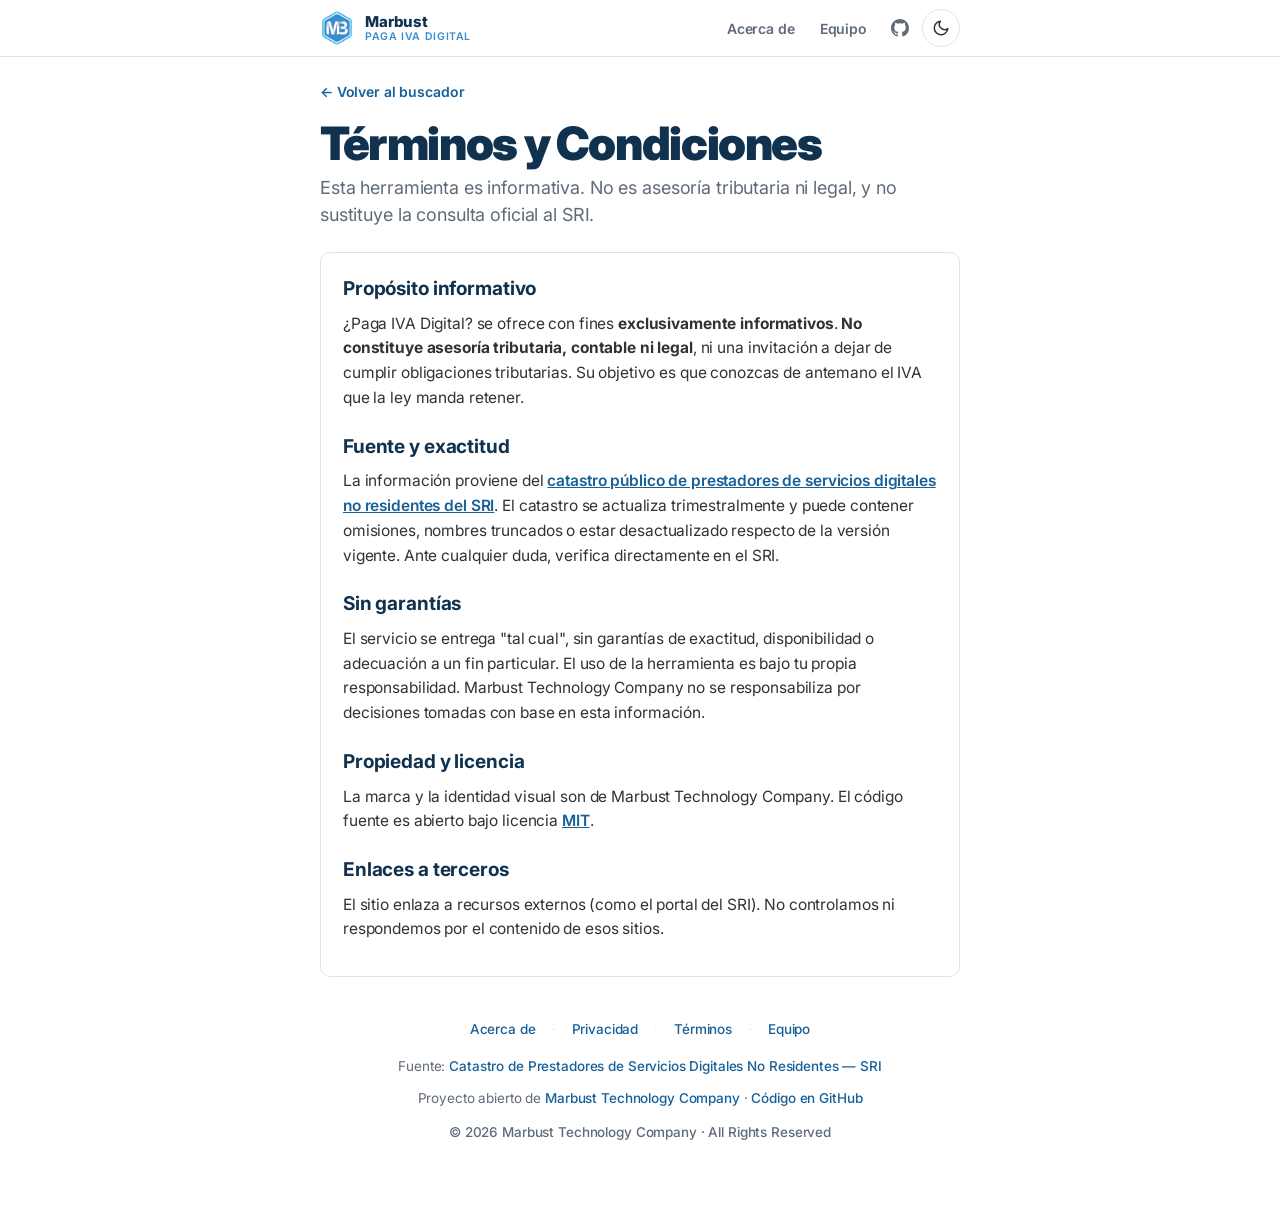
<file: terminos.html>
<!doctype html>
<html lang="es">
<head>
<meta charset="utf-8">
<meta name="viewport" content="width=device-width, initial-scale=1">
<title>Términos y Condiciones · ¿Paga IVA Digital?</title>
<meta name="description" content="Condiciones de uso de ¿Paga IVA Digital?: herramienta informativa basada en el catastro público del SRI, sin garantías.">
<meta name="color-scheme" content="light dark">
<meta name="theme-color" content="#388DCE">
<link rel="canonical" href="https://marbusttechnologycompany.github.io/paga-iva-digital/terminos.html">
<meta property="og:type" content="website">
<meta property="og:site_name" content="¿Paga IVA Digital?">
<meta property="og:title" content="Términos y Condiciones · ¿Paga IVA Digital?">
<meta property="og:description" content="Condiciones de uso de ¿Paga IVA Digital?: herramienta informativa basada en el catastro público del SRI, sin garantías.">
<meta property="og:url" content="https://marbusttechnologycompany.github.io/paga-iva-digital/terminos.html">
<meta property="og:image" content="https://marbusttechnologycompany.github.io/paga-iva-digital/assets/og.jpg">
<meta property="og:image:width" content="1200">
<meta property="og:image:height" content="630">
<meta property="og:image:alt" content="¿Paga IVA Digital? — herramienta abierta de Marbust">
<meta property="og:locale" content="es_EC">
<meta name="twitter:card" content="summary_large_image">
<meta name="twitter:title" content="Términos y Condiciones · ¿Paga IVA Digital?">
<meta name="twitter:description" content="Condiciones de uso de ¿Paga IVA Digital?: herramienta informativa basada en el catastro público del SRI, sin garantías.">
<meta name="twitter:image" content="https://marbusttechnologycompany.github.io/paga-iva-digital/assets/og.jpg">
<link rel="preconnect" href="https://fonts.googleapis.com">
<link rel="preconnect" href="https://fonts.gstatic.com" crossorigin>
<link href="https://fonts.googleapis.com/css2?family=Inter:wght@400;500;600;700;900&display=swap" rel="stylesheet">
<link rel="icon" type="image/png" href="assets/favicon.png">
<link rel="apple-touch-icon" href="assets/apple-touch-icon.png">
<link rel="stylesheet" href="styles.css">
<script src="theme.js"></script>
</head>
<body>
<header class="site-header">
  <div class="inner">
    <a class="logo" href="./" aria-label="Marbust — ¿Paga IVA Digital?">
      <img src="assets/marbust-mb.png" alt="Marbust" width="34" height="34">
      <span class="wordmark">Marbust<span class="tag">Paga IVA Digital</span></span>
    </a>
    <nav class="nav" aria-label="Principal">
      <a class="navlink" href="acerca.html">Acerca de</a>
      <a class="navlink" href="equipo.html">Equipo</a>
      <a class="iconbtn" href="https://github.com/MarbustTechnologyCompany/paga-iva-digital" target="_blank" rel="noopener" aria-label="Ver código en GitHub"><svg width="18" height="18" viewBox="0 0 16 16" fill="currentColor" aria-hidden="true"><path d="M8 0C3.58 0 0 3.58 0 8c0 3.54 2.29 6.53 5.47 7.59.4.07.55-.17.55-.38 0-.19-.01-.82-.01-1.49-2.01.37-2.53-.49-2.69-.94-.09-.23-.48-.94-.82-1.13-.28-.15-.68-.52-.01-.53.63-.01 1.08.58 1.23.82.72 1.21 1.87.87 2.33.66.07-.52.28-.87.51-1.07-1.78-.2-3.64-.89-3.64-3.95 0-.87.31-1.59.82-2.15-.08-.2-.36-1.02.08-2.12 0 0 .67-.21 2.2.82a7.6 7.6 0 0 1 2-.27c.68 0 1.36.09 2 .27 1.53-1.03 2.2-.82 2.2-.82.44 1.1.16 1.92.08 2.12.51.56.82 1.28.82 2.15 0 3.07-1.87 3.75-3.65 3.95.29.25.54.73.54 1.48 0 1.07-.01 1.93-.01 2.2 0 .21.15.46.55.38A8.01 8.01 0 0 0 16 8c0-4.42-3.58-8-8-8z"/></svg></a>
      <button class="iconbtn themebtn" id="theme" aria-label="Cambiar tema"><svg width="18" height="18" viewBox="0 0 24 24" fill="none" stroke="currentColor" stroke-width="2" stroke-linecap="round" stroke-linejoin="round" aria-hidden="true"><path d="M21 12.79A9 9 0 1 1 11.21 3 7 7 0 0 0 21 12.79z"/></svg></button>
    </nav>
  </div>
</header>
<div class="wrap">
  <main class="page">
    <a class="backlink" href="./">← Volver al buscador</a>
    <h1 class="doc">Términos y Condiciones</h1>
    <p class="lead">Esta herramienta es informativa. No es asesoría tributaria ni legal, y no sustituye la consulta oficial al SRI.</p>
    <div class="prose">
      <h2>Propósito informativo</h2>
      <p>¿Paga IVA Digital? se ofrece con fines <b>exclusivamente informativos</b>. <b>No constituye asesoría tributaria, contable ni legal</b>, ni una invitación a dejar de cumplir obligaciones tributarias. Su objetivo es que conozcas de antemano el IVA que la ley manda retener.</p>
      <h2>Fuente y exactitud</h2>
      <p>La información proviene del <a href="https://www.sri.gob.ec/catastros" target="_blank" rel="noopener">catastro público de prestadores de servicios digitales no residentes del SRI</a>. El catastro se actualiza trimestralmente y puede contener omisiones, nombres truncados o estar desactualizado respecto de la versión vigente. Ante cualquier duda, verifica directamente en el SRI.</p>
      <h2>Sin garantías</h2>
      <p>El servicio se entrega "tal cual", sin garantías de exactitud, disponibilidad o adecuación a un fin particular. El uso de la herramienta es bajo tu propia responsabilidad. Marbust Technology Company no se responsabiliza por decisiones tomadas con base en esta información.</p>
      <h2>Propiedad y licencia</h2>
      <p>La marca y la identidad visual son de Marbust Technology Company. El código fuente es abierto bajo licencia <a href="https://github.com/MarbustTechnologyCompany/paga-iva-digital/blob/main/LICENSE" target="_blank" rel="noopener">MIT</a>.</p>
      <h2>Enlaces a terceros</h2>
      <p>El sitio enlaza a recursos externos (como el portal del SRI). No controlamos ni respondemos por el contenido de esos sitios.</p>
    </div>
  </main>
  <footer>
    <nav class="footer-nav" aria-label="Pie de página">
      <a href="acerca.html">Acerca de</a><span class="footer-sep">·</span>
      <a href="privacidad.html">Privacidad</a><span class="footer-sep">·</span>
      <a href="terminos.html">Términos</a><span class="footer-sep">·</span>
      <a href="equipo.html">Equipo</a>
    </nav>
    <div>Fuente: <a href="https://www.sri.gob.ec/catastros" target="_blank" rel="noopener">Catastro de Prestadores de Servicios Digitales No Residentes — SRI</a></div>
    <div class="footer-credit">Proyecto abierto de <a href="https://marbust.com" target="_blank" rel="noopener">Marbust Technology Company</a> · <a href="https://github.com/MarbustTechnologyCompany/paga-iva-digital" target="_blank" rel="noopener">Código en GitHub</a></div>
    <div class="copyright">© 2026 Marbust Technology Company · All Rights Reserved</div>
  </footer>
</div>
</body>
</html>
</file>
<file: styles.css>
/* ===== Paga IVA Digital — sistema de diseño Wise, paleta de marca Marbust =====
   Brand Book Marbust: #388DCE (azul principal) · #24B4ED (celeste/acento) ·
   #323232 (negro plomo/texto) · #CCCCCC (gris). Se conserva el SISTEMA Wise
   (tipografía Inter, escala, formas pill, ritmo claro→oscuro, superficies planas). */
:root{
  /* marca */
  --brand:#388DCE; --brand-ink:#1f6fb0; --accent:#24B4ED; --navy:#0c2b4a;
  /* texto / superficies */
  --ink:#10324f; --text:#323232; --muted:#5f6b78; --faint:#79838f;
  --canvas:#ffffff; --surface:#ffffff; --surface-soft:#eef3f9; --surface-tint:#dbeefb;
  --hairline:#dbe3ec;
  /* --faint: iconos/bordes/placeholder-off; cumple 3:1 no-texto */
  /* estados (triada semántica, pills suaves) */
  --amber-bg:#fdecc8; --amber-ink:#8a5200; --amber-bd:#f2d294;
  --green-bg:#dcf5e5; --green-ink:#167a46; --green-bd:#b4e5c7;
  --blue-bg:#e2f1fb;  --blue-ink:#1b6aa5;  --blue-bd:#bfe0f6;
  /* sección oscura */
  --dark-bg:var(--navy); --dark-text:#eaf3fb;
  --link:#176099;

  --font:'Inter',ui-sans-serif,system-ui,-apple-system,BlinkMacSystemFont,"Segoe UI",Roboto,sans-serif;
  --r-card:10px; --r-input:10px; --r-large:28px; --r-pill:9999px;
  --maxw:680px;
}
@media (prefers-color-scheme: dark){
  :root:not([data-theme="light"]){
    --brand:#4aa3e0; --brand-ink:#79bce8; --accent:#24B4ED; --navy:#061520;
    --ink:#eaf3fb; --text:#d7e3f0; --muted:#9fb2c6; --faint:#6f8499;
    --canvas:#0a1a2b; --surface:#102844; --surface-soft:#143052; --surface-tint:#123a58;
    --hairline:#23405f;
    --amber-bg:#3a2d10; --amber-ink:#f2c879; --amber-bd:#5a471c;
    --green-bg:#0f2e1e; --green-ink:#7fd6a2; --green-bd:#235038;
    --blue-bg:#0f2f4c;  --blue-ink:#8fc4ec;  --blue-bd:#29537a;
    --dark-bg:#061520; --dark-text:#eaf3fb; --link:#7cc0ef;
  }
}
:root[data-theme="dark"]{
  --brand:#4aa3e0; --brand-ink:#79bce8; --accent:#24B4ED; --navy:#061520;
  --ink:#eaf3fb; --text:#d7e3f0; --muted:#9fb2c6; --faint:#6f8499;
  --canvas:#0a1a2b; --surface:#102844; --surface-soft:#143052; --surface-tint:#123a58;
  --hairline:#23405f;
  --amber-bg:#3a2d10; --amber-ink:#f2c879; --amber-bd:#5a471c;
  --green-bg:#0f2e1e; --green-ink:#7fd6a2; --green-bd:#235038;
  --blue-bg:#0f2f4c;  --blue-ink:#8fc4ec;  --blue-bd:#29537a;
  --dark-bg:#061520; --dark-text:#eaf3fb; --link:#7cc0ef;
}

*{box-sizing:border-box}
html,body{margin:0}
body{
  background:var(--canvas); color:var(--text);
  font-family:var(--font); font-size:18px; line-height:1.5;
  letter-spacing:-.126px; -webkit-font-smoothing:antialiased;
}
.wrap{max-width:var(--maxw); margin:0 auto; padding:0 20px 72px}

/* site header (barra superior, full-width, sticky) */
.site-header{position:sticky; top:0; z-index:30; background:color-mix(in srgb,var(--canvas) 85%, transparent); -webkit-backdrop-filter:saturate(180%) blur(10px); backdrop-filter:saturate(180%) blur(10px); border-bottom:1px solid var(--hairline)}
.site-header .inner{max-width:var(--maxw); margin:0 auto; padding:9px 20px; display:flex; align-items:center; justify-content:space-between; gap:12px}
.logo{display:inline-flex; align-items:center; gap:11px; text-decoration:none}
.logo img{width:34px; height:34px; display:block; border-radius:8px}
.wordmark{display:flex; flex-direction:column; line-height:1.05; font-weight:800; color:var(--ink); font-size:15px; letter-spacing:-.01em}
.wordmark .tag{font-weight:600; color:var(--brand); font-size:10.5px; letter-spacing:.06em; text-transform:uppercase; margin-top:2px}
.nav{display:flex; align-items:center; gap:3px}
.nav a.navlink{padding:8px 11px; border-radius:var(--r-pill); color:var(--muted); font-weight:600; font-size:14px; text-decoration:none; white-space:nowrap}
.nav a.navlink:hover{color:var(--brand-ink); background:var(--surface-tint)}
.iconbtn{display:inline-flex; align-items:center; justify-content:center; width:38px; height:38px; padding:0; border-radius:var(--r-pill); border:1px solid transparent; background:transparent; color:var(--muted); cursor:pointer}
.iconbtn:hover{color:var(--brand-ink); background:var(--surface-tint)}
.themebtn{border:1px solid var(--hairline); background:var(--surface); color:var(--text)}
.themebtn:hover{border-color:var(--brand)}
@media (max-width:460px){
  .wordmark .tag{display:none}
  .nav a.navlink{padding:7px 8px; font-size:13px}
  .site-header .inner{padding:8px 16px}
  .nav{gap:1px}
}
/* móvil muy estrecho: solo iconos en el header (el nav completo sigue en el footer) */
@media (max-width:374px){
  .nav a.navlink{display:none}
}

/* hero */
header.hero{padding:30px 0 6px}
h1{
  font-weight:900; color:var(--ink); margin:0 0 14px;
  font-size:clamp(40px,12vw,72px); line-height:.9; letter-spacing:-.04em; text-transform:uppercase;
}
h1 .q{color:var(--accent)}
.sub{color:var(--text); font-size:19px; line-height:1.45; max-width:34ch}
.sub b{color:var(--ink); font-weight:600}

/* search */
.searchbox{position:sticky; top:55px; z-index:20; margin:18px 0 4px; padding:8px 0 10px; background:var(--canvas); box-shadow:0 10px 12px -10px rgba(16,50,79,.18)}
.searchfield{
  display:flex; align-items:center; gap:12px; background:var(--surface);
  border:1.5px solid var(--faint); border-radius:var(--r-input); padding:15px 18px;
  transition:border-color .14s;
}
.searchfield:focus-within{border-color:var(--brand)}
.searchfield svg{flex:0 0 auto; color:var(--faint)}
#q{flex:1; border:0; outline:0; background:transparent; color:var(--ink); font-family:var(--font); font-size:18px; font-weight:500; min-width:0}
#q::placeholder{color:var(--muted); font-weight:400}
.clearbtn{border:0;background:transparent;color:var(--faint);font-size:22px;cursor:pointer;padding:0 2px;line-height:1;display:none}

.chips{display:flex; flex-wrap:wrap; gap:8px; margin:14px 0 2px}
.chip{border:1px solid var(--hairline); background:var(--surface); color:var(--text); border-radius:var(--r-pill); padding:8px 15px; font-size:14px; font-weight:500; cursor:pointer; transition:.12s; font-family:var(--font)}
.chip:hover{border-color:var(--brand); background:var(--surface-tint); color:var(--brand-ink)}

.count{color:var(--muted); font-size:14px; margin:18px 2px 6px; min-height:18px; font-weight:500}
#results{display:flex; flex-direction:column; gap:12px}

/* result card */
.card{background:var(--surface); border:1px solid var(--hairline); border-radius:var(--r-card); padding:18px}
.card .top{display:flex; align-items:flex-start; justify-content:space-between; gap:12px}
.card .name{font-weight:700; font-size:20px; color:var(--ink); letter-spacing:-.01em; line-height:1.2}
.card .desc{color:var(--muted); font-size:15px; margin-top:4px; line-height:1.4}

.badge{flex:0 0 auto; display:inline-flex; align-items:center; gap:6px; font-weight:600; font-size:12.5px; padding:7px 13px; border-radius:var(--r-pill); white-space:nowrap; letter-spacing:0}
.badge.retiene{background:var(--amber-bg); color:var(--amber-ink); border:1px solid var(--amber-bd)}
.badge.comision{background:var(--blue-bg); color:var(--blue-ink); border:1px solid var(--blue-bd)}
.badge.exento{background:var(--green-bg); color:var(--green-ink); border:1px solid var(--green-bd)}

.verdict{margin-top:14px; font-size:15.5px; line-height:1.5; padding:13px 15px; border-radius:var(--r-input); background:var(--surface-soft); color:var(--text)}
.verdict b{color:var(--ink); font-weight:600}

.calc{margin-top:12px; display:flex; align-items:center; gap:9px; flex-wrap:wrap; font-size:15px; color:var(--muted)}
.calc input{width:116px; border:1.5px solid var(--faint); background:var(--canvas); color:var(--ink); border-radius:var(--r-input); padding:9px 12px; font-size:16px; font-weight:500; outline:0; font-family:var(--font)}
.calc input:focus{border-color:var(--brand)}
.calc .out{display:inline-flex; gap:6px; align-items:center; flex-wrap:wrap}
.calc .out .pill{background:var(--surface-tint); color:var(--brand-ink); font-weight:700; padding:4px 10px; border-radius:var(--r-pill)}

.aliases{margin-top:12px; font-size:13px; color:var(--muted)}
.aliases code{background:var(--surface-soft); padding:2px 7px; border-radius:6px; font-size:12.5px; color:var(--muted); margin:0 4px 4px 0; display:inline-block; font-family:var(--font)}

.empty{text-align:center; color:var(--muted); padding:34px 10px; font-size:16px}
.empty .big{font-size:44px; display:block; margin-bottom:10px}
.empty .note{font-size:14px; color:var(--muted); margin:12px auto 0; max-width:42ch; line-height:1.5}

/* dark section (bloque invertido) */
.darkcard{background:var(--dark-bg); color:var(--dark-text); border-radius:var(--r-large); padding:30px 26px; margin-top:46px}
.darkcard h2{font-weight:900; font-size:clamp(26px,7vw,34px); letter-spacing:-.03em; margin:0 0 16px; color:var(--accent); text-transform:uppercase; line-height:.95}
.darkcard p{margin:0 0 14px; color:#d7e6f4; font-size:16px; line-height:1.55}
.darkcard p:last-child{margin-bottom:0}
.darkcard b{color:#fff; font-weight:600}
.darkcard .hl{color:var(--accent); font-weight:700}
.example{display:flex; align-items:center; gap:10px; flex-wrap:wrap; background:rgba(36,180,237,.12); border:1px solid rgba(36,180,237,.32); border-radius:var(--r-input); padding:13px 15px; margin:16px 0; font-size:16px; color:#eaf3fb}
.example .amt{background:var(--accent); color:#06243a; font-weight:700; padding:3px 10px; border-radius:var(--r-pill)}

/* legend / info */
section.legendsec{margin-top:14px}
.infocard{background:var(--surface); border:1px solid var(--hairline); border-radius:var(--r-card); padding:20px}
.infocard h3{margin:0 0 14px; font-size:17px; color:var(--ink); font-weight:700}
.legend{display:grid; gap:14px}
.legend .row{display:flex; gap:12px; align-items:flex-start; font-size:15px; color:var(--muted); line-height:1.45}
.legend .row .badge{margin-top:1px}

.disclaimer{background:var(--surface-tint); border:1px solid var(--blue-bd); color:var(--text); border-radius:var(--r-card); padding:15px 17px; font-size:14px; line-height:1.55; margin-top:12px}
.disclaimer b{color:var(--ink); font-weight:700}
.disclaimer a{color:var(--link); font-weight:600}

footer{margin-top:40px; text-align:center; color:var(--muted); font-size:13.5px; line-height:1.8}
footer a{color:var(--link); text-decoration:none; font-weight:500}
footer a:hover{text-decoration:underline}
.footer-nav{display:flex; flex-wrap:wrap; gap:6px 16px; justify-content:center; margin-bottom:12px}
.footer-sep{color:var(--hairline)}
.copyright{margin-top:10px; color:var(--muted); font-weight:500}
.footer-credit{margin-top:8px}

mark{background:var(--surface-tint); color:var(--brand-ink); border-radius:3px; padding:0 2px}
.skeleton{height:92px;border-radius:var(--r-card);border:1px solid var(--hairline);background:linear-gradient(90deg,var(--surface-soft),var(--surface),var(--surface-soft));background-size:200% 100%;animation:sh 1.2s infinite}
@keyframes sh{0%{background-position:200% 0}100%{background-position:-200% 0}}

/* páginas de contenido (acerca, privacidad, términos, equipo) */
.page{padding-top:18px}
.backlink{display:inline-flex; align-items:center; gap:6px; color:var(--link); text-decoration:none; font-weight:600; font-size:14px; margin:6px 0 18px}
.backlink:hover{text-decoration:underline}
.page h1.doc{font-size:clamp(30px,8vw,46px); text-transform:none; letter-spacing:-.03em; line-height:1; margin-bottom:8px}
.page .lead{color:var(--muted); font-size:18px; margin:0 0 24px}
.prose{background:var(--surface); border:1px solid var(--hairline); border-radius:var(--r-card); padding:22px 22px}
.prose h2{font-size:19px; color:var(--ink); margin:22px 0 8px; font-weight:700}
.prose h2:first-child{margin-top:0}
.prose p{margin:0 0 12px; color:var(--text); font-size:15.5px; line-height:1.6}
.prose ul{margin:0 0 12px; padding-left:20px; color:var(--text); font-size:15.5px; line-height:1.6}
.prose li{margin-bottom:6px}
.prose a{color:var(--link); font-weight:600}
.prose .muted{color:var(--muted); font-size:14px}
.team{display:grid; gap:12px; margin-top:4px}
.member{display:flex; gap:14px; align-items:center; background:var(--surface); border:1px solid var(--hairline); border-radius:var(--r-card); padding:16px}
.member .av{width:48px;height:48px;border-radius:var(--r-pill);background:var(--surface-tint);display:flex;align-items:center;justify-content:center;flex:0 0 auto}
.member .av img{width:48px;height:48px}
.member .who{font-weight:700;color:var(--ink);font-size:16px}
.member .role{color:var(--muted);font-size:14px}
</file>
